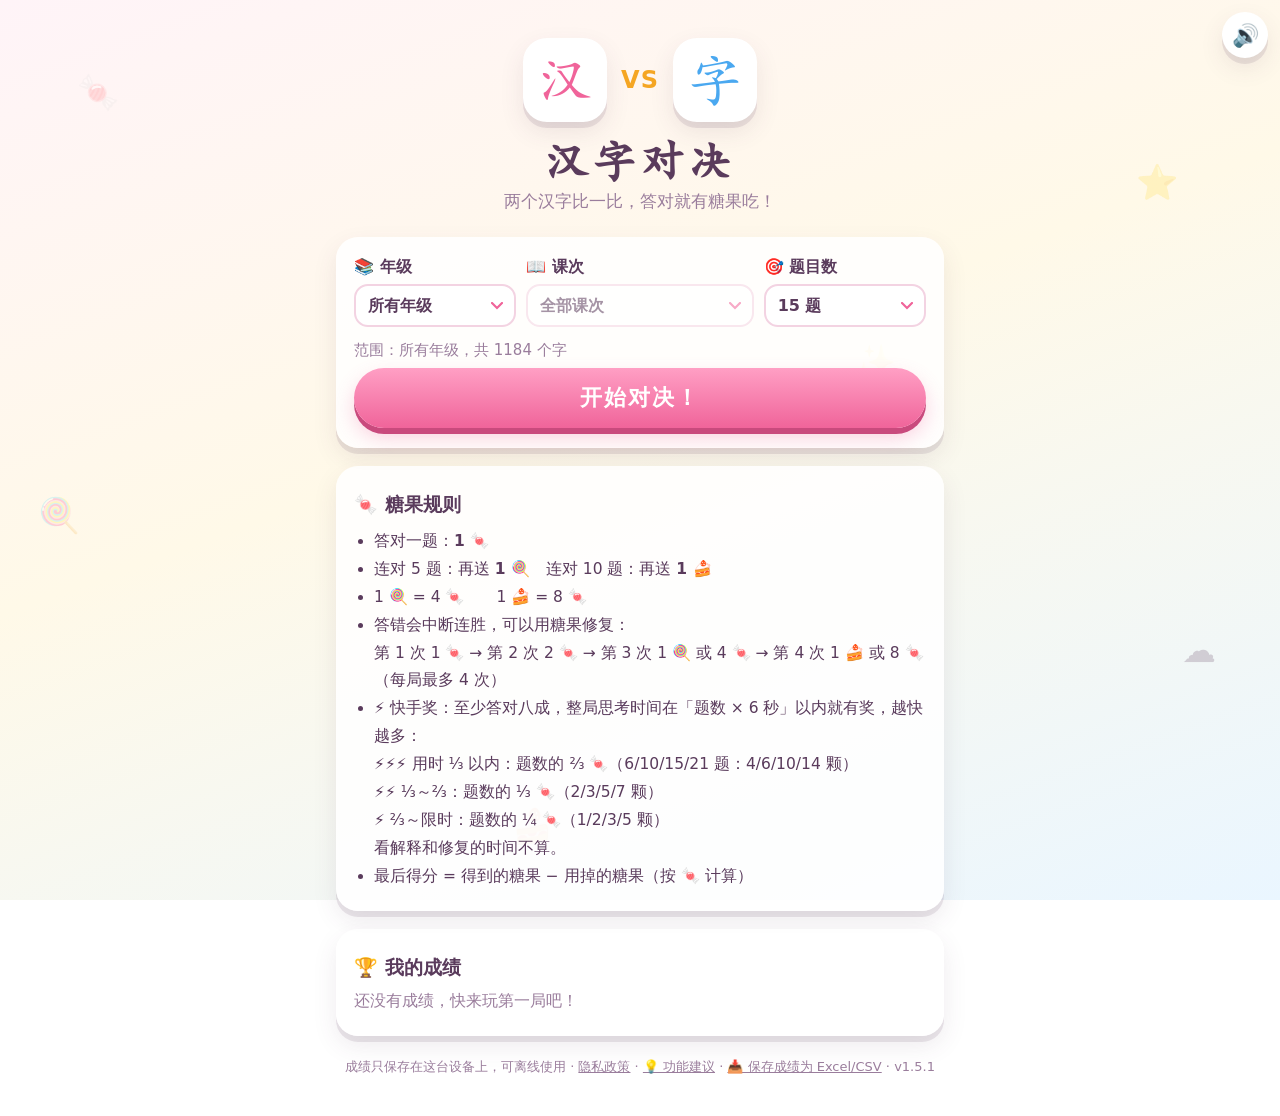
<file: index.html>
<!DOCTYPE html>
<html lang="zh-CN">
<head>
  <meta charset="UTF-8">
  <!-- GA-START: Google Analytics (removed when building children's Android apps) -->
  <script async src="https://www.googletagmanager.com/gtag/js?id=G-LVJJ4GY9FC"></script>
  <script>
    window.dataLayer = window.dataLayer || [];
    function gtag(){dataLayer.push(arguments);}
    gtag('js', new Date());
    gtag('config', 'G-LVJJ4GY9FC');
  </script>
  <!-- GA-END -->
  <meta name="viewport" content="width=device-width, initial-scale=1, viewport-fit=cover">
  <title>汉字对决</title>
  <meta name="description" content="汉字对决：两个汉字比一比，答对赢糖果！可离线使用。">
  <meta name="theme-color" content="#ffe3ee">
  <link rel="manifest" href="manifest.webmanifest">
  <link rel="icon" href="favicon.svg" type="image/svg+xml">
  <link rel="icon" href="favicon.ico" sizes="16x16 32x32 48x48">
  <link rel="apple-touch-icon" href="icons/apple-touch-icon.png">
  <link rel="stylesheet" href="style.css?v=1.5.1">
</head>
<body>
  <div class="bg-deco" aria-hidden="true">
    <span>🍬</span><span>⭐</span><span>🍭</span><span>☁️</span><span>🍰</span><span>✨</span>
  </div>

  <button id="soundBtn" class="sound-btn" type="button" aria-label="声音开关">🔊</button>

  <!-- 首页 -->
  <main id="screenHome" class="screen active">
    <header class="hero">
      <div class="hero-chars"><span class="hc hc1">汉</span><span class="vs">VS</span><span class="hc hc2">字</span></div>
      <h1>汉字对决</h1>
      <p class="sub">两个汉字比一比，答对就有糖果吃！</p>
    </header>

    <section class="panel">
      <div class="selects">
        <label class="sel"><span>📚 年级</span><select id="gradeSel"></select></label>
        <label class="sel"><span>📖 课次</span><select id="lessonSel"></select></label>
        <label class="sel"><span>🎯 题目数</span><select id="countSel"></select></label>
      </div>

      <p id="poolInfo" class="pool-info"></p>
      <button id="startBtn" class="big-btn" type="button">开始对决！</button>
    </section>

    <section class="panel rules">
      <h2>🍬 糖果规则</h2>
      <ul>
        <li>答对一题：<b>1 🍬</b></li>
        <li>连对 5 题：再送 <b>1 🍭</b>　连对 10 题：再送 <b>1 🍰</b></li>
        <li>1 🍭 = 4 🍬　　1 🍰 = 8 🍬</li>
        <li>答错会中断连胜，可以用糖果修复：<br>
          第 1 次 1 🍬 → 第 2 次 2 🍬 → 第 3 次 1 🍭 或 4 🍬 → 第 4 次 1 🍰 或 8 🍬（每局最多 4 次）</li>
        <li>⚡ 快手奖：至少答对八成，整局思考时间在「题数 × 6 秒」以内就有奖，越快越多：<br>
          ⚡⚡⚡ 用时 ⅓ 以内：题数的 ⅔ 🍬（6/10/15/21 题：4/6/10/14 颗）<br>
          ⚡⚡ ⅓～⅔：题数的 ⅓ 🍬（2/3/5/7 颗）<br>
          ⚡ ⅔～限时：题数的 ¼ 🍬（1/2/3/5 颗）<br>
          看解释和修复的时间不算。</li>
        <li>最后得分 = 得到的糖果 − 用掉的糖果（按 🍬 计算）</li>
      </ul>
    </section>

    <section class="panel">
      <h2>🏆 我的成绩</h2>
      <div id="records"></div>
    </section>

    <footer class="foot">成绩只保存在这台设备上，可离线使用 · <a href="privacy.html" class="link-btn inline">隐私政策</a> · <a href="https://mrwengkb.github.io/FeatureReq/?app=HanziBattle" class="link-btn inline" target="_blank" rel="noopener">💡 功能建议</a> · <button id="exportBtn" class="link-btn inline" type="button">📥 保存成绩为 Excel/CSV</button> · <span id="verLabel"></span>
      <span id="exportFallback" class="export-fallback hidden"></span></footer>
  </main>

  <!-- 游戏 -->
  <main id="screenGame" class="screen">
    <div class="topbar">
      <button id="quitBtn" class="small-btn" type="button">🏠</button>
      <div class="progress"><div id="progressBar"></div><span id="progressText"></span></div>
    </div>
    <div class="speed" id="speed">
      <span class="speed-icon" id="speedIcon">⚡</span>
      <div class="speed-track"><div id="speedBar"></div><i class="tick t1"></i><i class="tick t2"></i></div>
      <span id="speedText" class="speed-text"></span>
    </div>
    <div class="stats">
      <span class="stat" id="statCandy">🍬 0</span>
      <span class="stat" id="statLolly">🍭 0</span>
      <span class="stat" id="statCake">🍰 0</span>
      <span class="stat streak" id="statStreak">🔥 0</span>
    </div>

    <div class="question-card">
      <p id="qText" class="q-text"></p>
    </div>

    <div class="answers">
      <button class="ans hanzi" id="ansA" type="button"><span class="char"></span><span class="info"></span></button>
      <button class="ans mid" id="ansMid" type="button"></button>
      <button class="ans hanzi" id="ansB" type="button"><span class="char"></span><span class="info"></span></button>
      <button class="speaker" id="spkA" type="button" aria-label="读一读">🔈</button>
      <span class="speaker-gap"></span>
      <button class="speaker" id="spkB" type="button" aria-label="读一读">🔈</button>
    </div>

    <div id="feedback" class="feedback hidden">
      <p id="fbText" class="fb-text"></p>
      <p id="fbReward" class="fb-reward"></p>
      <div id="repairBox" class="repair hidden">
        <p id="repairText"></p>
        <div id="repairOptions" class="repair-options"></div>
      </div>
      <button id="nextBtn" class="big-btn" type="button">下一题 ➜</button>
    </div>
  </main>

  <!-- 结果 -->
  <main id="screenResult" class="screen">
    <section class="panel result">
      <div id="resultEmoji" class="result-emoji">🎉</div>
      <h1 id="resultTitle">对决结束！</h1>
      <p id="resultSummary" class="result-summary"></p>
      <div class="score-box">
        <div><span>得到</span><b id="rEarned">0</b></div>
        <div class="op">−</div>
        <div><span>用掉</span><b id="rSpent">0</b></div>
        <div class="op">=</div>
        <div class="final"><span>得分</span><b id="rScore">0</b></div>
      </div>
      <p id="resultSpeed" class="result-speed"></p>
      <p id="resultDetail" class="result-detail"></p>
      <p id="resultBest" class="result-best"></p>
      <div class="result-btns">
        <button id="againBtn" class="big-btn" type="button">再来一局 🔁</button>
        <button id="homeBtn" class="big-btn alt" type="button">回首页 🏠</button>
      </div>
    </section>
  </main>

  <div id="confetti" class="confetti" aria-hidden="true"></div>

  <script src="js/data.js?v=1.5.1"></script>
  <script src="js/sound.js?v=1.5.1"></script>
  <script src="js/questions.js?v=1.5.1"></script>
  <script src="js/storage.js?v=1.5.1"></script>
  <script src="js/speak.js?v=1.5.1"></script>
  <script src="js/app.js?v=1.5.1"></script>
</body>
</html>
</file>
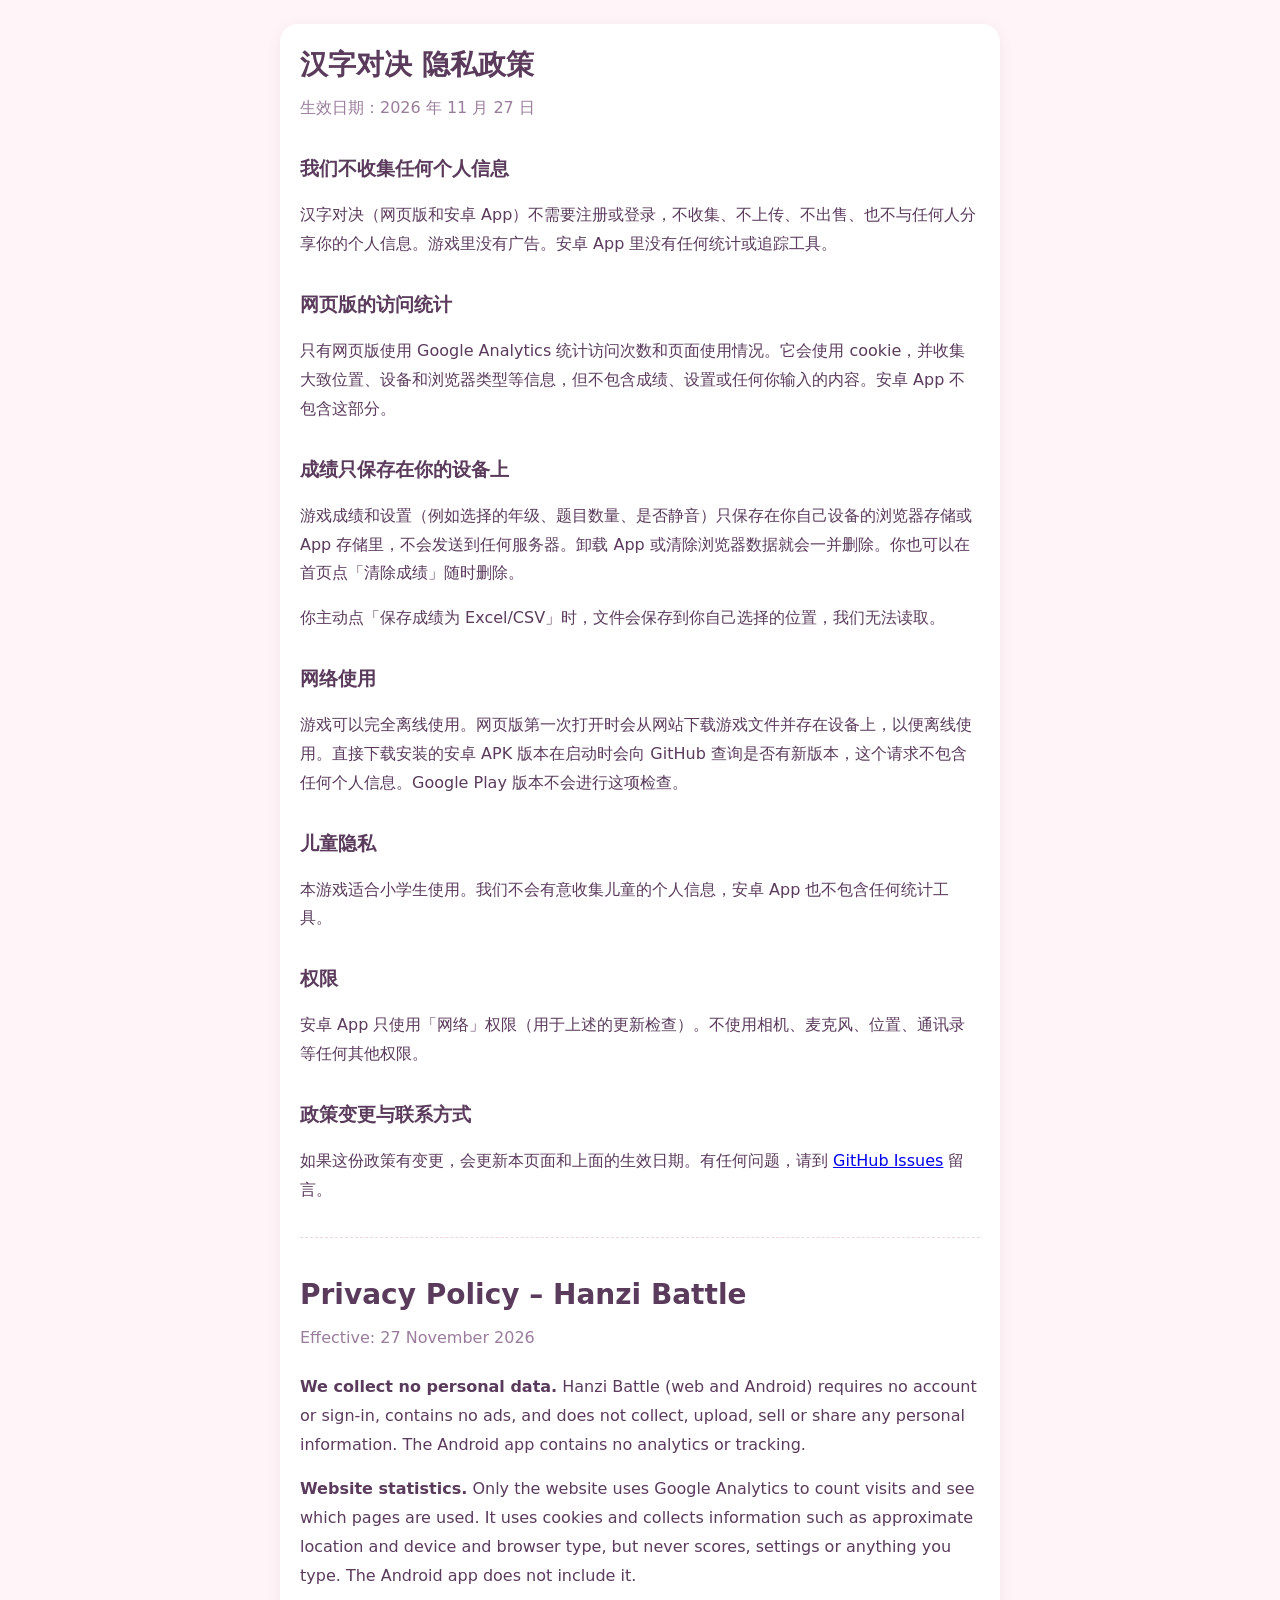
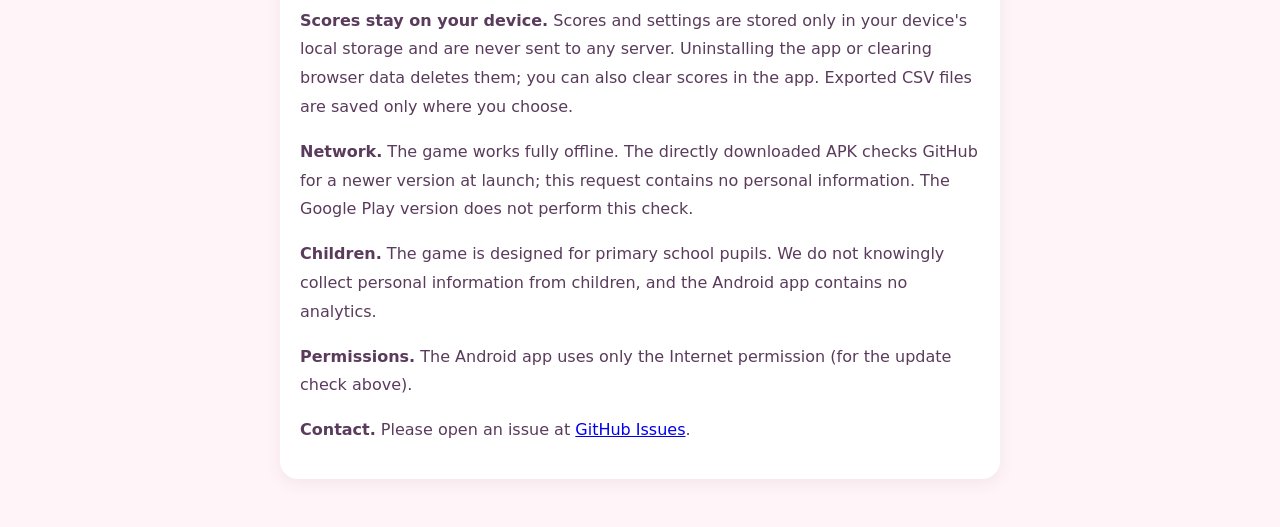
<file: privacy.html>
<!DOCTYPE html>
<html lang="zh-CN">
<head>
  <meta charset="UTF-8">
  <!-- GA-START: Google Analytics (removed when building children's Android apps) -->
  <script async src="https://www.googletagmanager.com/gtag/js?id=G-LVJJ4GY9FC"></script>
  <script>
    window.dataLayer = window.dataLayer || [];
    function gtag(){dataLayer.push(arguments);}
    gtag('js', new Date());
    gtag('config', 'G-LVJJ4GY9FC');
  </script>
  <!-- GA-END -->
  <meta name="viewport" content="width=device-width, initial-scale=1">
  <title>汉字对决 隐私政策</title>
  <link rel="icon" href="favicon.svg" type="image/svg+xml">
  <style>
    body { margin: 0; background: #fff4f8; color: #5a3b5c; font: 16px/1.8 'PingFang SC', 'Microsoft YaHei', 'Noto Sans SC', system-ui, sans-serif; }
    main { max-width: 720px; margin: 0 auto; padding: 24px 16px 48px; }
    h1 { font-size: 28px; margin: 8px 0 4px; }
    h2 { font-size: 19px; margin: 28px 0 6px; }
    .date { color: #9a7d9c; margin: 0 0 20px; }
    section { background: #fff; border-radius: 18px; padding: 8px 20px 18px; box-shadow: 0 4px 16px rgba(90,59,92,.08); }
    hr { border: none; border-top: 1px dashed #f0d6e3; margin: 32px 0; }
  </style>
</head>
<body>
<main>
  <section>
    <h1>汉字对决 隐私政策</h1>
    <p class="date">生效日期：2026 年 11 月 27 日</p>

    <h2>我们不收集任何个人信息</h2>
    <p>汉字对决（网页版和安卓 App）不需要注册或登录，不收集、不上传、不出售、也不与任何人分享你的个人信息。游戏里没有广告。安卓 App 里没有任何统计或追踪工具。</p>

    <h2>网页版的访问统计</h2>
    <p>只有网页版使用 Google Analytics 统计访问次数和页面使用情况。它会使用 cookie，并收集大致位置、设备和浏览器类型等信息，但不包含成绩、设置或任何你输入的内容。安卓 App 不包含这部分。</p>

    <h2>成绩只保存在你的设备上</h2>
    <p>游戏成绩和设置（例如选择的年级、题目数量、是否静音）只保存在你自己设备的浏览器存储或 App 存储里，不会发送到任何服务器。卸载 App 或清除浏览器数据就会一并删除。你也可以在首页点「清除成绩」随时删除。</p>
    <p>你主动点「保存成绩为 Excel/CSV」时，文件会保存到你自己选择的位置，我们无法读取。</p>

    <h2>网络使用</h2>
    <p>游戏可以完全离线使用。网页版第一次打开时会从网站下载游戏文件并存在设备上，以便离线使用。直接下载安装的安卓 APK 版本在启动时会向 GitHub 查询是否有新版本，这个请求不包含任何个人信息。Google Play 版本不会进行这项检查。</p>

    <h2>儿童隐私</h2>
    <p>本游戏适合小学生使用。我们不会有意收集儿童的个人信息，安卓 App 也不包含任何统计工具。</p>

    <h2>权限</h2>
    <p>安卓 App 只使用「网络」权限（用于上述的更新检查）。不使用相机、麦克风、位置、通讯录等任何其他权限。</p>

    <h2>政策变更与联系方式</h2>
    <p>如果这份政策有变更，会更新本页面和上面的生效日期。有任何问题，请到 <a href="https://github.com/MrWengKB/HanziBattle/issues">GitHub Issues</a> 留言。</p>

    <hr>

    <h1>Privacy Policy – Hanzi Battle</h1>
    <p class="date">Effective: 27 November 2026</p>
    <p><b>We collect no personal data.</b> Hanzi Battle (web and Android) requires no account or sign-in, contains no ads, and does not collect, upload, sell or share any personal information. The Android app contains no analytics or tracking.</p>
    <p><b>Website statistics.</b> Only the website uses Google Analytics to count visits and see which pages are used. It uses cookies and collects information such as approximate location and device and browser type, but never scores, settings or anything you type. The Android app does not include it.</p>
    <p><b>Scores stay on your device.</b> Scores and settings are stored only in your device's local storage and are never sent to any server. Uninstalling the app or clearing browser data deletes them; you can also clear scores in the app. Exported CSV files are saved only where you choose.</p>
    <p><b>Network.</b> The game works fully offline. The directly downloaded APK checks GitHub for a newer version at launch; this request contains no personal information. The Google Play version does not perform this check.</p>
    <p><b>Children.</b> The game is designed for primary school pupils. We do not knowingly collect personal information from children, and the Android app contains no analytics.</p>
    <p><b>Permissions.</b> The Android app uses only the Internet permission (for the update check above).</p>
    <p><b>Contact.</b> Please open an issue at <a href="https://github.com/MrWengKB/HanziBattle/issues">GitHub Issues</a>.</p>
  </section>
</main>
</body>
</html>
</file>
<file: style.css>
@font-face {
  font-family: 'HBKai';
  src: url('fonts/kaiti.ttf') format('truetype');
  font-display: swap;
}

:root {
  --bg1: #fff4f8;
  --bg2: #eaf6ff;
  --ink: #5a3b5c;
  --soft: #9a7d9c;
  --pink: #ff8fb8;
  --pink-d: #f0649a;
  --blue: #7cc7ff;
  --blue-d: #4aa8f0;
  --yellow: #ffd56b;
  --green: #6fd8a0;
  --green-d: #3fbf7c;
  --red: #ff8a8a;
  --card: #ffffff;
  --shadow: 0 6px 0 rgba(90, 59, 92, .12), 0 10px 24px rgba(90, 59, 92, .10);
  --radius: 22px;
  --kai: 'HBKai', 'KaiTi', 'STKaiti', 'Kaiti SC', '楷体', serif;
  --round: 'Nunito', 'PingFang SC', 'Microsoft YaHei', 'Noto Sans SC', system-ui, sans-serif;
}

* { box-sizing: border-box; }
html, body { margin: 0; }
body {
  min-height: 100vh;
  font-family: var(--round);
  color: var(--ink);
  background: linear-gradient(160deg, var(--bg1) 0%, #fff9e8 45%, var(--bg2) 100%) fixed;
  -webkit-tap-highlight-color: transparent;
  overflow-x: hidden;
}
button { font-family: inherit; color: inherit; cursor: pointer; }
.hidden { display: none !important; }

/* 背景装饰 */
.bg-deco { position: fixed; inset: 0; pointer-events: none; z-index: 0; }
.bg-deco span {
  position: absolute; font-size: 34px; opacity: .22;
  animation: floaty 7s ease-in-out infinite;
}
.bg-deco span:nth-child(1) { top: 8%; left: 6%; }
.bg-deco span:nth-child(2) { top: 18%; right: 8%; animation-delay: -2s; }
.bg-deco span:nth-child(3) { top: 55%; left: 3%; animation-delay: -4s; }
.bg-deco span:nth-child(4) { top: 70%; right: 5%; animation-delay: -1s; }
.bg-deco span:nth-child(5) { bottom: 6%; left: 40%; animation-delay: -3s; }
.bg-deco span:nth-child(6) { top: 38%; right: 30%; animation-delay: -5s; }
@keyframes floaty { 0%,100% { transform: translateY(0) rotate(-6deg); } 50% { transform: translateY(-14px) rotate(6deg); } }

.sound-btn {
  position: fixed; top: 12px; right: 12px; z-index: 20;
  width: 46px; height: 46px; border-radius: 50%;
  border: none; background: #fff; font-size: 22px; box-shadow: var(--shadow);
}

.screen {
  display: none; position: relative; z-index: 1;
  max-width: 640px; margin: 0 auto; padding: 16px 16px 40px;
}
.screen.active { display: block; animation: pop-in .35s ease; }
@keyframes pop-in { from { opacity: 0; transform: scale(.97) translateY(8px); } to { opacity: 1; transform: none; } }

/* 首页 */
.hero { text-align: center; padding: 22px 0 6px; }
.hero-chars { display: flex; align-items: center; justify-content: center; gap: 14px; }
.hc {
  font-family: var(--kai); font-size: 56px; width: 84px; height: 84px; line-height: 84px;
  border-radius: 24px; background: #fff; box-shadow: var(--shadow);
  animation: bounce 2.4s ease-in-out infinite;
}
.hc1 { color: var(--pink-d); }
.hc2 { color: var(--blue-d); animation-delay: -1.2s; }
.vs { font-weight: 900; font-size: 24px; color: #f5a623; letter-spacing: 1px; }
@keyframes bounce { 0%,100% { transform: translateY(0) rotate(-4deg); } 50% { transform: translateY(-8px) rotate(4deg); } }
h1 { font-family: var(--kai); font-size: 44px; margin: 14px 0 4px; letter-spacing: 4px; }
.sub { margin: 0; color: var(--soft); font-size: 17px; }

.panel {
  background: rgba(255,255,255,.85); border-radius: var(--radius);
  box-shadow: var(--shadow); padding: 16px 18px 20px; margin-top: 18px;
}
.panel h2 { font-size: 19px; margin: 10px 0 10px; }
.chips { display: flex; flex-wrap: wrap; gap: 8px; }
.chip {
  border: 2px solid #f3d3e2; background: #fff; border-radius: 999px;
  padding: 8px 14px; font-size: 16px; font-weight: 700;
  transition: transform .1s, background .15s;
}
.chip:active { transform: scale(.94); }
.chip.on { background: var(--pink); border-color: var(--pink-d); color: #fff; }
#countChips .chip { min-width: 58px; font-size: 18px; }
#countChips .chip.on { background: var(--blue); border-color: var(--blue-d); }
.pool-info { color: var(--soft); font-size: 15px; margin: 14px 0 8px; min-height: 1.2em; }

.big-btn {
  display: block; width: 100%; border: none; border-radius: 999px;
  padding: 15px 20px; font-size: 22px; font-weight: 900; letter-spacing: 2px;
  background: linear-gradient(180deg, #ff9fc4, var(--pink-d)); color: #fff;
  box-shadow: 0 6px 0 #c94a7d, 0 10px 20px rgba(240,100,154,.3);
  transition: transform .08s, box-shadow .08s;
}
.big-btn:active { transform: translateY(4px); box-shadow: 0 2px 0 #c94a7d; }
.big-btn:disabled { filter: grayscale(.8); opacity: .6; }
.big-btn.alt { background: linear-gradient(180deg, #9ed6ff, var(--blue-d)); box-shadow: 0 6px 0 #2f86c9, 0 10px 20px rgba(74,168,240,.3); }
.big-btn.alt:active { box-shadow: 0 2px 0 #2f86c9; }

.rules ul { margin: 0; padding-left: 20px; line-height: 1.8; font-size: 15.5px; }

#records table { width: 100%; border-collapse: collapse; font-size: 14.5px; }
#records th, #records td { padding: 6px 4px; text-align: center; border-bottom: 1px dashed #f0d6e3; }
#records th { color: var(--soft); font-weight: 700; }
.best-line { font-size: 17px; margin: 0 0 8px; }
.empty { color: var(--soft); margin: 4px 0; }
.link-btn { border: none; background: none; color: var(--soft); text-decoration: underline; font-size: 13px; margin-top: 8px; padding: 0; }
.foot { text-align: center; color: var(--soft); font-size: 13px; margin-top: 22px; }

/* 游戏 */
.topbar { display: flex; align-items: center; gap: 10px; padding-right: 56px; }
.small-btn { border: none; background: #fff; border-radius: 14px; font-size: 20px; width: 46px; height: 46px; box-shadow: var(--shadow); flex: none; }
.progress { position: relative; flex: 1; height: 26px; background: #fff; border-radius: 999px; overflow: hidden; box-shadow: inset 0 2px 4px rgba(0,0,0,.06); }
#progressBar { height: 100%; width: 0; background: linear-gradient(90deg, var(--yellow), #ffb347); border-radius: 999px; transition: width .4s; }
#progressText { position: absolute; inset: 0; text-align: center; line-height: 26px; font-weight: 800; font-size: 14px; }

.stats { display: flex; justify-content: center; gap: 8px; margin: 14px 0 4px; flex-wrap: wrap; }
.stat { background: #fff; border-radius: 999px; padding: 6px 12px; font-weight: 800; font-size: 17px; box-shadow: 0 3px 0 rgba(90,59,92,.1); }
.stat.bump { animation: bump .45s ease; }
.streak { color: #f07b2c; }
@keyframes bump { 0% { transform: scale(1); } 40% { transform: scale(1.35); } 100% { transform: scale(1); } }

.question-card {
  margin: 16px 0; background: #fff; border-radius: var(--radius); box-shadow: var(--shadow);
  padding: 20px 16px; text-align: center;
}
.q-text { margin: 0; font-size: 25px; font-weight: 800; line-height: 1.5; }
.q-text .blank { display: inline-block; color: var(--pink-d); background: #fff0f6; border-radius: 12px; padding: 0 10px; margin: 0 2px; }
.q-text .blank.py { font-family: var(--round); }
.q-text .blank.hz { font-family: var(--kai); font-size: 1.15em; }

.answers { display: grid; grid-template-columns: 1fr auto 1fr; gap: 10px; align-items: stretch; }
.ans {
  border: none; border-radius: var(--radius); background: #fff; box-shadow: var(--shadow);
  transition: transform .1s, background .2s;
}
.ans:active:not(:disabled) { transform: scale(.95); }
.ans:disabled { cursor: default; }
.ans.hanzi { padding: 10px 6px 12px; display: flex; flex-direction: column; align-items: center; justify-content: center; min-height: 170px; }
.ans .char { font-family: var(--kai); font-size: clamp(76px, 22vw, 112px); line-height: 1.1; }
#ansA .char { color: var(--pink-d); }
#ansB .char { color: var(--blue-d); }
.ans .info { min-height: 1.5em; font-size: 16px; font-weight: 700; color: var(--soft); white-space: pre-line; text-align: center; }
.ans.mid {
  align-self: center; writing-mode: horizontal-tb; font-size: 18px; font-weight: 900;
  padding: 16px 10px; background: #fff7d6; min-width: 72px;
}
.ans.right { background: #dcfbe9 !important; box-shadow: 0 0 0 4px var(--green), var(--shadow); animation: wiggle .5s ease; }
.ans.wrong { background: #ffe1e1 !important; box-shadow: 0 0 0 4px var(--red), var(--shadow); animation: shake .4s ease; }
.ans.dim { opacity: .55; }
@keyframes wiggle { 0%,100% { transform: rotate(0); } 25% { transform: rotate(-4deg) scale(1.04); } 75% { transform: rotate(4deg) scale(1.04); } }
@keyframes shake { 0%,100% { transform: translateX(0); } 20%,60% { transform: translateX(-8px); } 40%,80% { transform: translateX(8px); } }

.feedback {
  margin-top: 16px; background: #fff; border-radius: var(--radius); box-shadow: var(--shadow);
  padding: 16px; text-align: center; animation: pop-in .3s ease;
}
.fb-text { font-size: 22px; font-weight: 900; margin: 0 0 6px; }
.fb-text.good { color: var(--green-d); }
.fb-text.bad { color: #e45b5b; }
.fb-reward { font-size: 18px; margin: 0 0 12px; min-height: 1em; }
.repair { background: #fff6e0; border-radius: 16px; padding: 12px; margin-bottom: 14px; }
.repair p { margin: 0 0 10px; font-size: 16px; font-weight: 700; }
.repair-options { display: flex; flex-wrap: wrap; justify-content: center; gap: 8px; }
.repair-btn {
  border: none; border-radius: 999px; padding: 10px 16px; font-size: 17px; font-weight: 800;
  background: var(--yellow); box-shadow: 0 4px 0 #d9a83a;
}
.repair-btn:active { transform: translateY(3px); box-shadow: 0 1px 0 #d9a83a; }
.repair-btn.skip { background: #eee; box-shadow: 0 4px 0 #c9c9c9; }
.repair-btn:disabled { opacity: .45; }

/* 结果 */
.result { text-align: center; margin-top: 50px; }
.result-emoji { font-size: 70px; animation: bounce 2s ease-in-out infinite; }
.result h1 { margin-top: 4px; }
.result-summary { font-size: 18px; margin: 4px 0 14px; }
.score-box { display: flex; align-items: center; justify-content: center; gap: 8px; flex-wrap: wrap; margin: 10px 0; }
.score-box > div:not(.op) { background: #fff7fb; border-radius: 18px; padding: 8px 14px; min-width: 76px; }
.score-box span { display: block; font-size: 14px; color: var(--soft); }
.score-box b { font-size: 28px; }
.score-box .final { background: #fff1c2 !important; }
.score-box .final b { color: #e8890c; font-size: 34px; }
.score-box .op { font-size: 26px; font-weight: 900; color: var(--soft); }
.result-detail { color: var(--soft); font-size: 15px; line-height: 1.7; }
.result-best { font-size: 18px; font-weight: 800; color: var(--pink-d); min-height: 1em; }
.result-btns { display: grid; gap: 14px; margin-top: 18px; }

/* 彩纸 / 飘糖果 */
.confetti { position: fixed; inset: 0; pointer-events: none; z-index: 50; overflow: hidden; }
.confetti span { position: absolute; top: -40px; font-size: 26px; animation: fall linear forwards; }
@keyframes fall { to { transform: translateY(110vh) rotate(540deg); } }
.fly { position: fixed; z-index: 60; font-size: 40px; pointer-events: none; animation: flyup 1s ease-out forwards; }
@keyframes flyup { 0% { opacity: 0; transform: translate(-50%, 0) scale(.5); } 20% { opacity: 1; transform: translate(-50%, -20px) scale(1.2); } 100% { opacity: 0; transform: translate(-50%, -140px) scale(1); } }

@media (max-width: 420px) {
  .q-text { font-size: 21px; }
  .ans.mid { min-width: 56px; font-size: 16px; padding: 12px 6px; }
  .ans.hanzi { min-height: 150px; }
  .hc { font-size: 46px; width: 70px; height: 70px; line-height: 70px; }
  h1 { font-size: 38px; }
}

/* 快手时间 */
.speed { display: flex; align-items: center; gap: 8px; margin-top: 10px; }
.speed-icon { font-size: 18px; width: 46px; text-align: center; flex: none; }
.speed-track { flex: 1; height: 10px; background: #fff; border-radius: 999px; overflow: hidden; box-shadow: inset 0 1px 3px rgba(0,0,0,.08); }
#speedBar { height: 100%; width: 100%; background: linear-gradient(90deg, #8fe3b4, #5cc9f5); border-radius: 999px; transition: width .25s linear; }
.speed-text { font-size: 13px; font-weight: 800; color: var(--soft); min-width: 64px; text-align: right; }
.speed.over { opacity: .5; filter: grayscale(1); }
.result-speed { font-size: 17px; font-weight: 800; margin: 6px 0 0; min-height: 1em; }
.result-speed.win { color: #2a9fd6; }

.link-btn.inline { margin: 0; font-size: 13px; }
.export-fallback { display: block; margin-top: 8px; }
.export-fallback a { color: var(--pink-d); font-weight: 700; }

/* 小喇叭 */
.speaker {
  justify-self: center; border: none; border-radius: 999px; background: #fff;
  font-size: 24px; width: 56px; height: 44px; box-shadow: 0 3px 0 rgba(90,59,92,.12);
  transition: transform .1s;
}
.speaker:active { transform: scale(.9); }
.speaker.playing { background: #fff0f6; animation: bump .5s ease infinite; }
.speaker.off { visibility: hidden; }

/* 快手奖三级 */
.speed-track { position: relative; }
.speed-track .tick { position: absolute; top: 0; bottom: 0; width: 2px; background: rgba(90,59,92,.35); }
.speed-track .t1 { left: 33.333%; }
.speed-track .t2 { left: 66.667%; }
.speed-icon { width: auto; min-width: 46px; font-size: 14px; letter-spacing: -3px; }
.speed[data-tier="3"] #speedBar { background: linear-gradient(90deg, #ffd56b, #ffb347); }
.speed[data-tier="2"] #speedBar { background: linear-gradient(90deg, #8fe3b4, #3fbf7c); }
.speed[data-tier="1"] #speedBar { background: linear-gradient(90deg, #9ed6ff, #4aa8f0); }

/* 下拉菜单 */
.selects { display: grid; grid-template-columns: 1fr 1.4fr 1fr; gap: 10px; margin-top: 4px; }
.sel { display: flex; flex-direction: column; gap: 6px; min-width: 0; }
.sel span { font-size: 16px; font-weight: 800; }
.sel select {
  width: 100%; min-width: 0; font: inherit; font-size: 16px; font-weight: 700; color: var(--ink);
  padding: 10px 30px 10px 12px; border: 2px solid #f3d3e2; border-radius: 14px; background-color: #fff;
  -webkit-appearance: none; appearance: none; cursor: pointer;
  background-image: url("data:image/svg+xml,%3Csvg xmlns='http://www.w3.org/2000/svg' width='12' height='8'%3E%3Cpath d='M1 1l5 5 5-5' stroke='%23f0649a' stroke-width='2.2' fill='none' stroke-linecap='round'/%3E%3C/svg%3E");
  background-repeat: no-repeat; background-position: right 11px center;
}
.sel select:focus { outline: none; border-color: var(--pink); box-shadow: 0 0 0 3px #ffe0ec; }
.sel select:disabled { opacity: .55; cursor: default; }
@media (max-width: 480px) { .selects { grid-template-columns: 1fr 1fr; } .sel:nth-child(2) { grid-column: 1 / -1; grid-row: 2; } }
</file>
